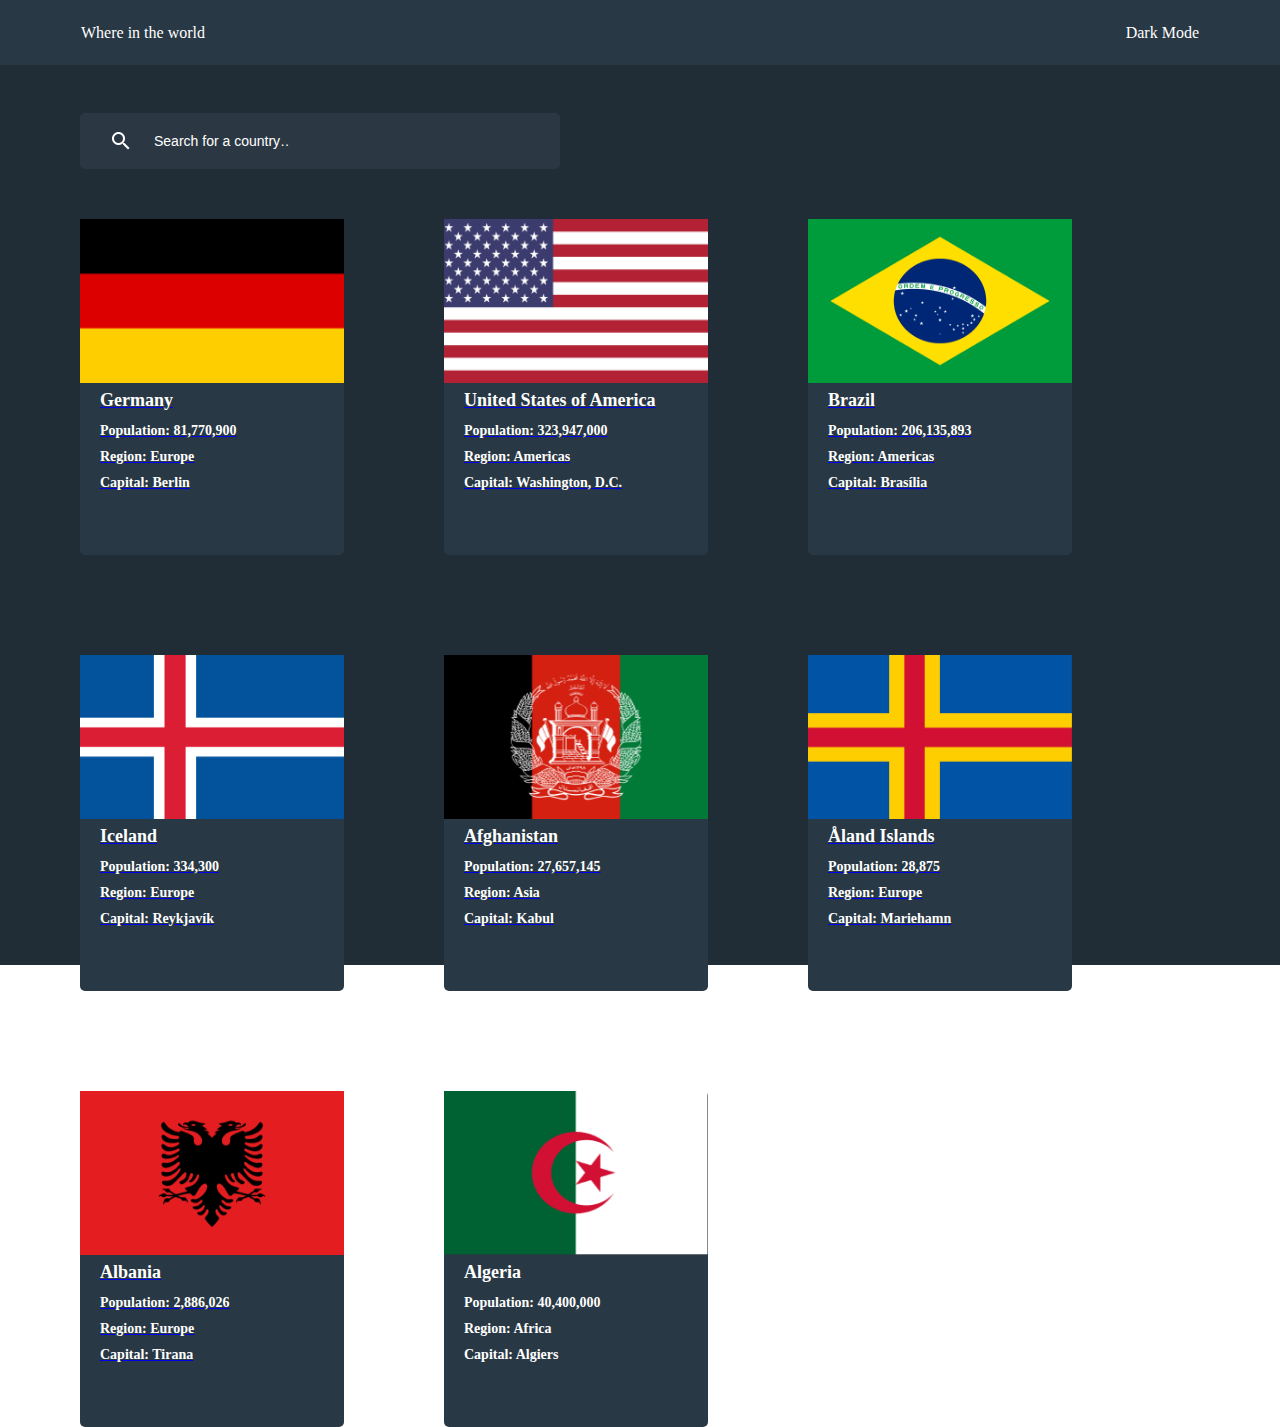
<file: index.html>
<!DOCTYPE html>
<html lang="en">
<head>
    <meta charset="UTF-8">
    <meta name="viewport" content="width=device-width, initial-scale=1.0">
    <title>Document</title>
    <link rel="stylesheet" href="style.css">
</head>
<body>
    <header class="website_header">
        <p>Where in the world</p>
        <p>Dark Mode</p>
    </header>
    <main class="website_main">
         <section>
            <div class="section_input">
                <img src="./images/search.png" alt="">
                <input type="text" placeholder="Search for a country…">
            </div>
         </section>
         <div class="section_cards">
            <a href="./Germany/germany.html">
            <div class="card_Germany">
                <img src="./images/1280px-Flag_of_Germany.svg (11).png" alt="">
                <h2>Germany</h2>
                <p>Population: 81,770,900</p>
                <p>Region: Europe</p>
                <p>Capital: Berlin</p>
            </div>
        </a>
        <a href="./America/america.html">
            <div class="card_America">
                <img src="./images/1280px-Flag_of_Germany.svg (10).png" alt="">
                <h2>United States of America</h2>
                <p>Population: 323,947,000</p>
                <p>Region: Americas</p>
                <p>Capital: Washington, D.C.</p>
            
            </div></a>
            <a href="./Brazil/brazil.html">
            <div class="card_Brazil">
                <img src="./images/1280px-Flag_of_Germany.svg (9).png" alt="">
                <h2>Brazil</h2>
                <p>Population: 206,135,893</p>
                <p>Region: Americas</p>
                <p>Capital: Brasília</p>
            
            </div>
        </a>
        <a href="./Iceland/iceland.html">
            <div class="card_Iceland">
                <img src="./images/1280px-Flag_of_Germany.svg (8).png" alt="">
                <h2>Iceland</h2>
                <p>Population: 334,300</p>
                <p>Region: Europe</p>
                <p>Capital: Reykjavík</p>
            </div>
             </a>
             <a href="./Afganiston/afganiston.html">
            <div class="card_Afganiston">
                <img src="./images/1280px-Flag_of_Germany.svg (12).png" alt="">
                <h2>Afghanistan</h2>
                <p>Population: 27,657,145</p>
                <p>Region: Asia</p>
                <p>Capital: Kabul</p>
            </div>
        </a>
        <a href="./Aland island/Aland.html">
            <div class="card_Aland">
                <img src="./images/1280px-Flag_of_Germany.svg (13).png" alt="">
                <h2>Åland Islands</h2>
                <p>Population: 28,875</p>
                <p>Region: Europe</p>
                <p>Capital: Mariehamn</p>
            </div>
        </a>
        <a href="./Albania/albania.html">
            <div class="card_Albania">
                <img src="./images/1280px-Flag_of_Germany.svg (14).png" alt="">
                <h2>Albania</h2>
                <p>Population: 2,886,026</p>
                <p>Region: Europe</p>
                <p>Capital: Tirana</p>
            </div>
        </a>
            <div class="card_ALgaria">
                <img src="./images/1280px-Flag_of_Germany.svg (15).png" alt="">
                <h2>Algeria</h2>
                <p>Population: 40,400,000</p>
                <p>Region: Africa</p>
                <p>Capital: Algiers</p>
            </div>
            </div>
    </main>
   
</body>
</html>
</file>
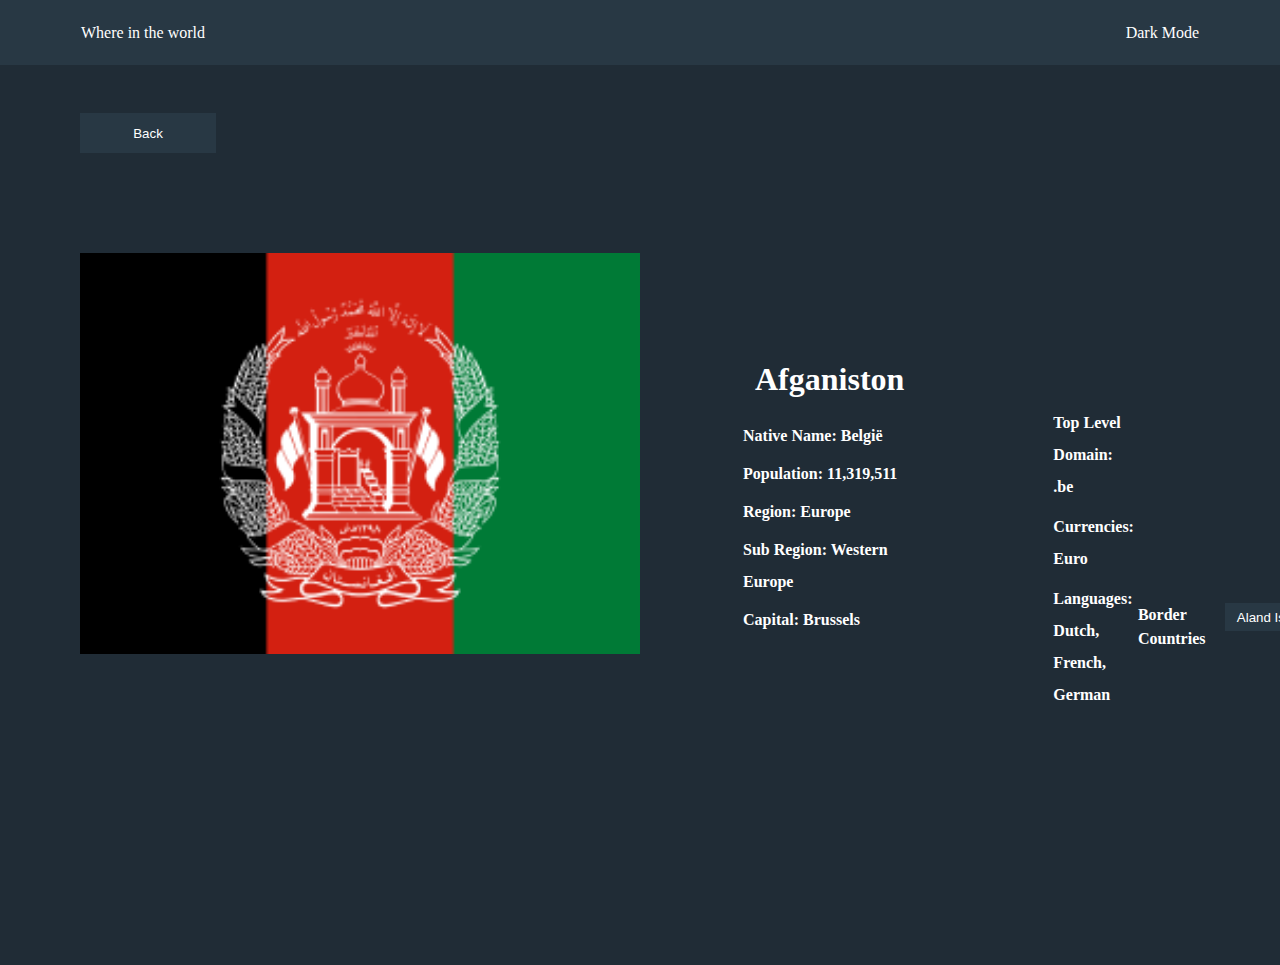
<file: Afganiston/afganiston.html>
<!DOCTYPE html>
<html lang="en">
<head>
    <meta charset="UTF-8">
    <meta name="viewport" content="width=device-width, initial-scale=1.0">
    <title>Document</title>
    <link rel="stylesheet" href="afganiston.css">
</head>
<body>
    <header class="header_afganiston">
        <p>Where in the world</p>
        <p>Dark Mode</p>
    </header>
    <main>
        <div class="main_afganiston">
            <a href="../index.html">
            <button>Back</button></a>
            <div class="main_section">
                <img src="../images/1280px-Flag_of_Germany.svg (12).png" alt="">
                <div class="title">
                    <h1>Afganiston</h1>
                    <p>Native Name: België</p>
                    <p>Population: 11,319,511</p>
                    <p> Region: Europe</p>
                    <p>Sub Region: Western Europe</p>
                    <p>Capital: Brussels</p>     
                </div>
                <div class="small_title">
                    <p>Top Level Domain: .be</p>
                    <p>Currencies: Euro</p>
                    <p> Languages: Dutch, French, German</p>
                </div>
                <div class="small_title2">
                    <p>Border Countries</p>
                    <a href="../Aland island/Aland.html">
                    <button>Aland Island</button></a>
                    <a href="../Albania/albania.html">
                    <button>Albania</button></a>
                    <a href="">
                        <button>Algeria</button>
                    </a>
                </div>
            </div>
        </div>
    </main>
</body>
</html>
</file>
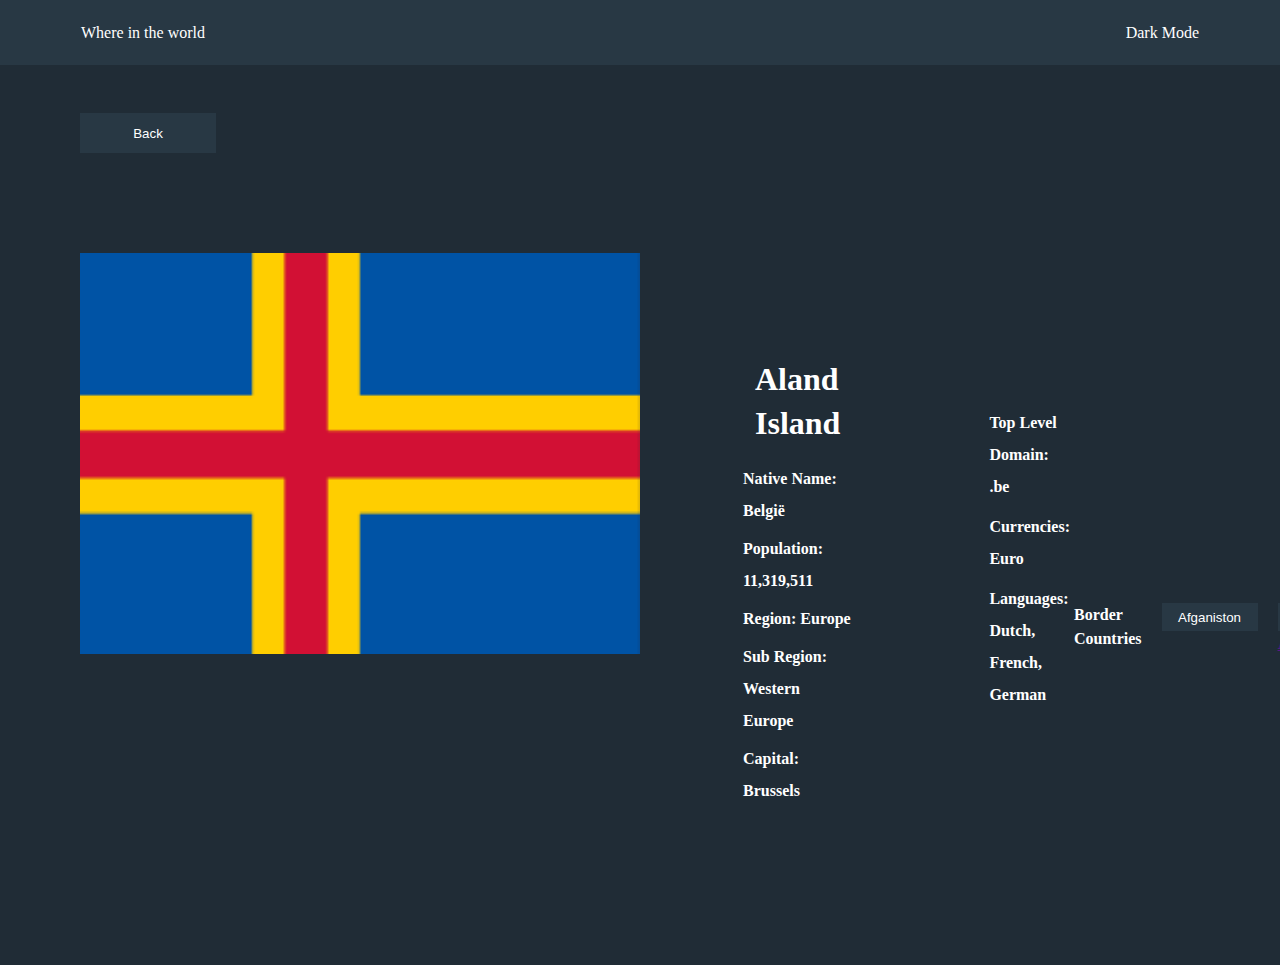
<file: Aland island/Aland.html>
<!DOCTYPE html>
<html lang="en">
<head>
    <meta charset="UTF-8">
    <meta name="viewport" content="width=device-width, initial-scale=1.0">
    <title>Document</title>
    <link rel="stylesheet" href="Aland.css">
</head>
<body>
    <header class="header_aland">
        <p>Where in the world</p>
        <p>Dark Mode</p>
    </header>
    <main>
       <div class="main_aland">
        <a href="../index.html">
            <button>Back</button></a>
            <div class="main_section">
                <img src="../images/1280px-Flag_of_Germany.svg (13).png" alt="">
                <div class="title">
                    <h1>Aland Island</h1>
                    <p>Native Name: België</p>
                    <p>Population: 11,319,511</p>
                    <p> Region: Europe</p>
                    <p>Sub Region: Western Europe</p>
                    <p>Capital: Brussels</p>     
                </div>
                <div class="small_title">
                    <p>Top Level Domain: .be</p>
                    <p>Currencies: Euro</p>
                    <p> Languages: Dutch, French, German</p>
                </div>
                <div class="small_title2">
                    <p>Border Countries</p>
                    <a href="../Afganiston/afganiston.html">
                    <button>Afganiston</button></a>
                    <a href="">
                    <button></button>Albania</a>
                    <a href="">
                        <button>Algeria</button>
                    </a>
                </div>
            </div>
        </div>
       </div>
    </main>
</body>
</html>
</file>
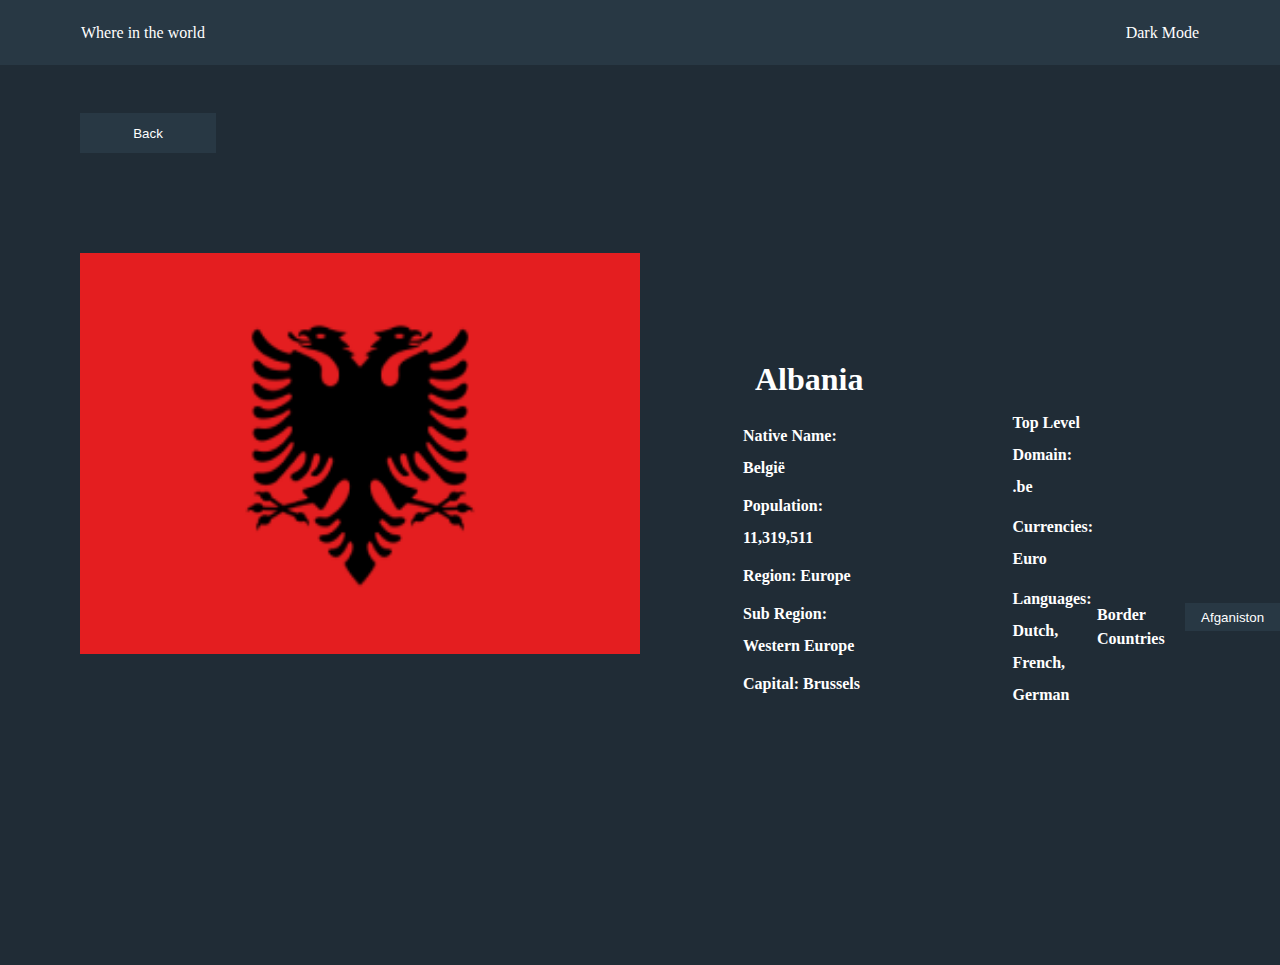
<file: Albania/albania.html>
<!DOCTYPE html>
<html lang="en">
<head>
    <meta charset="UTF-8">
    <meta name="viewport" content="width=device-width, initial-scale=1.0">
    <title>Document</title>
    <link rel="stylesheet" href="albania.css">
</head>
<body>
    <header class="header_albania">
        <p>Where in the world</p>
        <p>Dark Mode</p>
    </header>
    <main>
       <div class="main_albania">
        <a href="../index.html">
            <button>Back</button></a>
            <div class="main_section">
                <img src="../images/1280px-Flag_of_Germany.svg (14).png" alt="">
                <div class="title">
                    <h1>Albania</h1>
                    <p>Native Name: België</p>
                    <p>Population: 11,319,511</p>
                    <p> Region: Europe</p>
                    <p>Sub Region: Western Europe</p>
                    <p>Capital: Brussels</p>     
                </div>
                <div class="small_title">
                    <p>Top Level Domain: .be</p>
                    <p>Currencies: Euro</p>
                    <p> Languages: Dutch, French, German</p>
                </div>
                <div class="small_title2">
                    <p>Border Countries</p>
                    <a href="../Afganiston/afganiston.html">
                    <button>Afganiston</button></a>
                    <a href="../Aland island/Aland.html">
                    <button>Aland island</button></a>
                    <a href="">
                        <button>Algeria</button>
                    </a>
                </div>
            </div>
        </div>
       </div>
    </main>
</body>
</html>
</file>
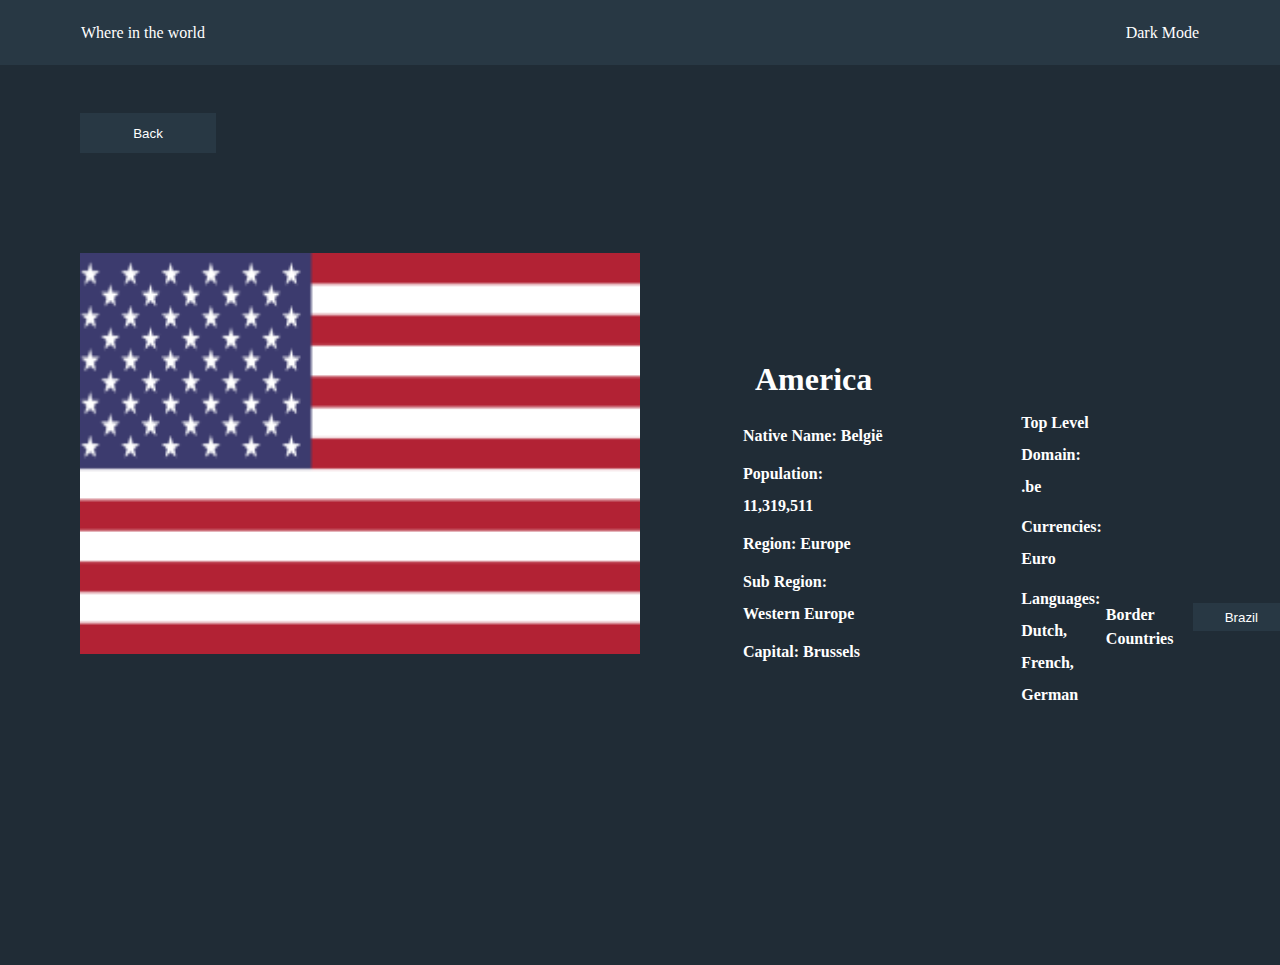
<file: America/america.html>
<!DOCTYPE html>
<html lang="en">
<head>
    <meta charset="UTF-8">
    <meta name="viewport" content="width=device-width, initial-scale=1.0">
    <title>Document</title>
    <link rel="stylesheet" href="america.css">
</head>
<body>
    <header class="header_america">
        <p>Where in the world</p>
        <p>Dark Mode</p>
    </header>
    <main>
       <div class="main_america">
        <a href="../index.html">
            <button>Back</button></a>
            <div class="main_section">
                <img src="../images/1280px-Flag_of_Germany.svg (10).png" alt="">
                <div class="title">
                    <h1>America</h1>
                    <p>Native Name: België</p>
                    <p>Population: 11,319,511</p>
                    <p> Region: Europe</p>
                    <p>Sub Region: Western Europe</p>
                    <p>Capital: Brussels</p>     
                </div>
                <div class="small_title">
                    <p>Top Level Domain: .be</p>
                    <p>Currencies: Euro</p>
                    <p> Languages: Dutch, French, German</p>
                </div>
                <div class="small_title2">
                    <p>Border Countries</p>
                    <a href="../Brazil/brazil.html">
                    <button>Brazil</button></a>
                    <a href="../Iceland/iceland.html">
                    <button>Iceland</button></a>
                    <a href="../Germany/germany.html">
                        <button>Germany</button>
                    </a>
                </div>
            </div>
        </div>
       </div>
    </main>
</body>
</html>
</file>
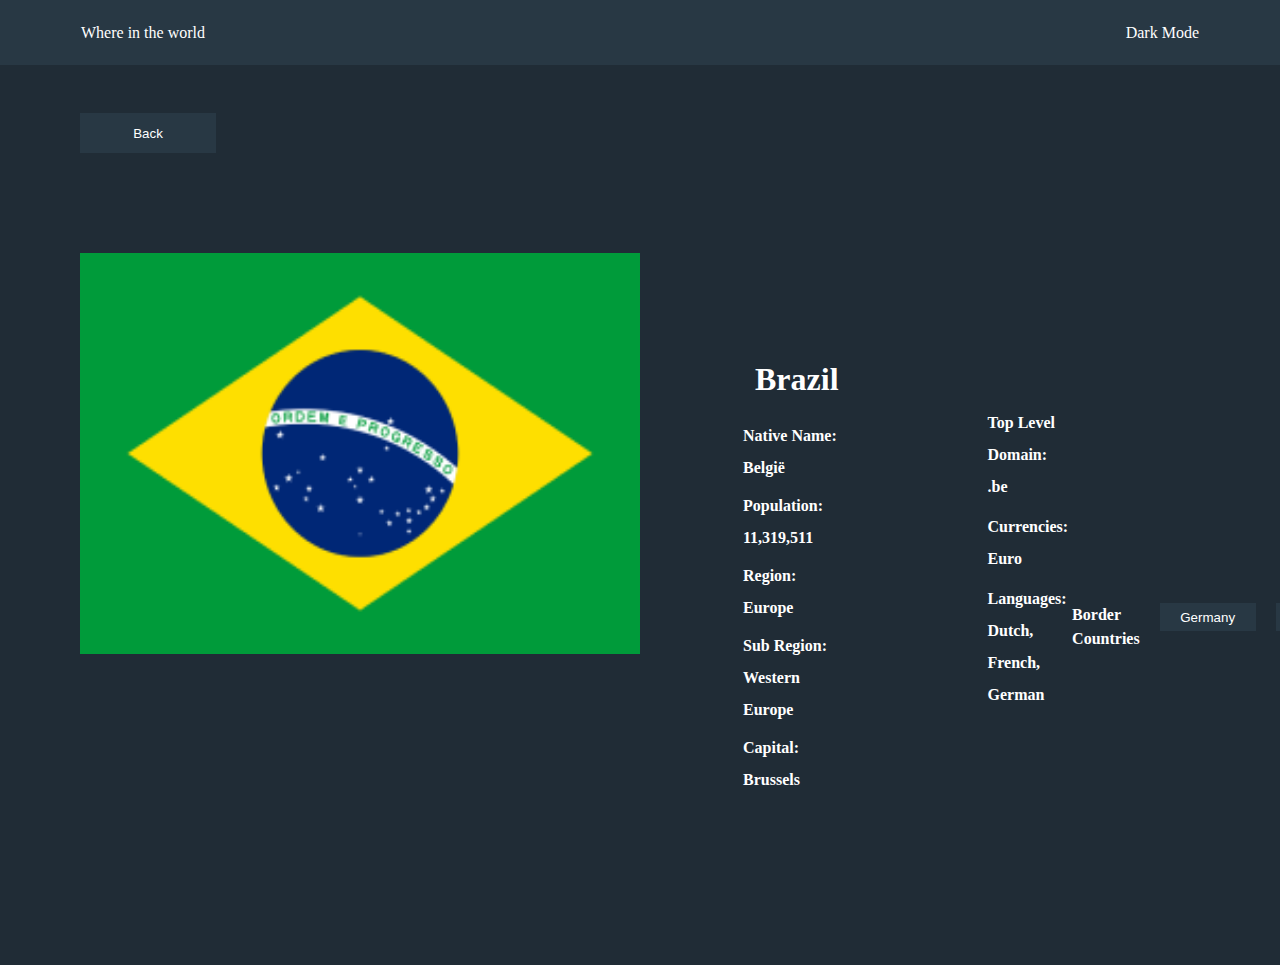
<file: Brazil/brazil.html>
<!DOCTYPE html>
<html lang="en">
<head>
    <meta charset="UTF-8">
    <meta name="viewport" content="width=device-width, initial-scale=1.0">
    <title>Document</title>
    <link rel="stylesheet" href="brazil.css">
</head>
<body>
    <header class="header_brazil">
        <p>Where in the world</p>
        <p>Dark Mode</p>
    </header>
    <main>
        <div class="main_brazil">
            <a href="../index.html">
            <button>Back</button></a>
            <div class="main_section">
                <img src="../images/1280px-Flag_of_Germany.svg (9).png" alt="">
                <div class="title">
                    <h1>Brazil</h1>
                    <p>Native Name: België</p>
                    <p>Population: 11,319,511</p>
                    <p> Region: Europe</p>
                    <p>Sub Region: Western Europe</p>
                    <p>Capital: Brussels</p>     
                </div>
                <div class="small_title">
                    <p>Top Level Domain: .be</p>
                    <p>Currencies: Euro</p>
                    <p> Languages: Dutch, French, German</p>
                </div>
                <div class="small_title2">
                    <p>Border Countries</p>
                    <a href="../Germany/germany.html">
                    <button>Germany</button></a>
                    <a href="../Iceland/iceland.html">
                    <button>Iceland</button></a>
                    <a href="../America/america.html">
                        <button>America</button>
                    </a>
                </div>
            </div>
        </div>
    </main>
</body>
</html>
</file>
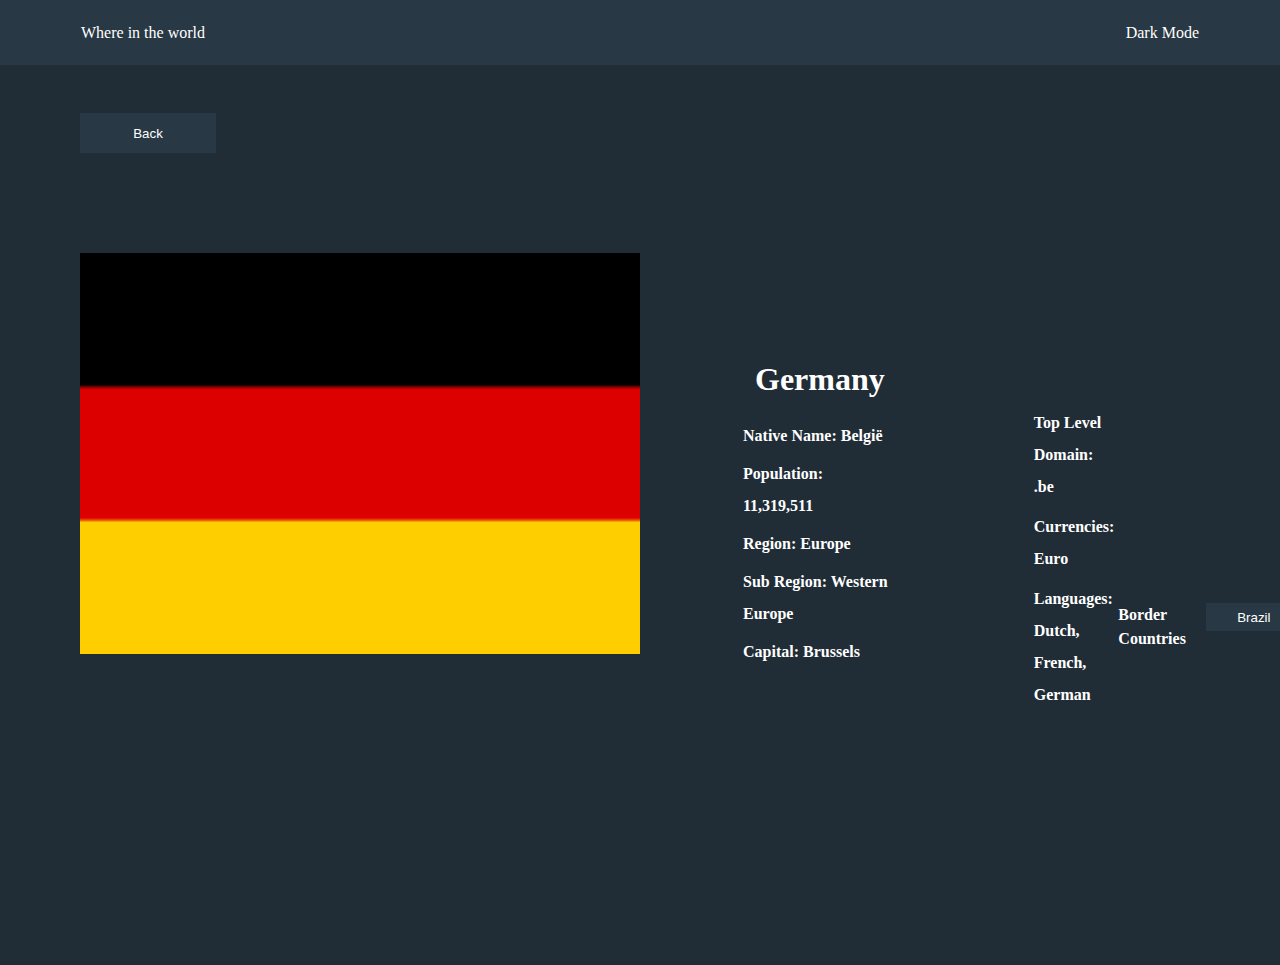
<file: Germany/germany.html>
<!DOCTYPE html>
<html lang="en">
<head>
    <meta charset="UTF-8">
    <meta name="viewport" content="width=device-width, initial-scale=1.0">
    <title>Document</title>
    <link rel="stylesheet" href="germany.css">
</head>
<body>
    <header class="header_germany">
        <p>Where in the world</p>
        <p>Dark Mode</p>
    </header>
    <main>
        <div class="main_germany">
            <a href="../index.html">
            <button>Back</button></a>
            <div class="main_section">
                <img src="../images/1280px-Flag_of_Germany.svg (11).png" alt="">
                <div class="title">
                    <h1>Germany</h1>
                    <p>Native Name: België</p>
                    <p>Population: 11,319,511</p>
                    <p> Region: Europe</p>
                    <p>Sub Region: Western Europe</p>
                    <p>Capital: Brussels</p>     
                </div>
                <div class="small_title">
                    <p>Top Level Domain: .be</p>
                    <p>Currencies: Euro</p>
                    <p> Languages: Dutch, French, German</p>
                </div>
                <div class="small_title2">
                    <p>Border Countries</p>
                    <a href="../Brazil/brazil.html">
                    <button>Brazil</button></a>
                    <a href="../Iceland/iceland.html">
                    <button>Iceland</button></a>
                    <a href="../America/america.html">
                        <button>America</button>
                    </a>
                </div>
            </div>
        </div>
    </main>
</body>
</html>
</file>
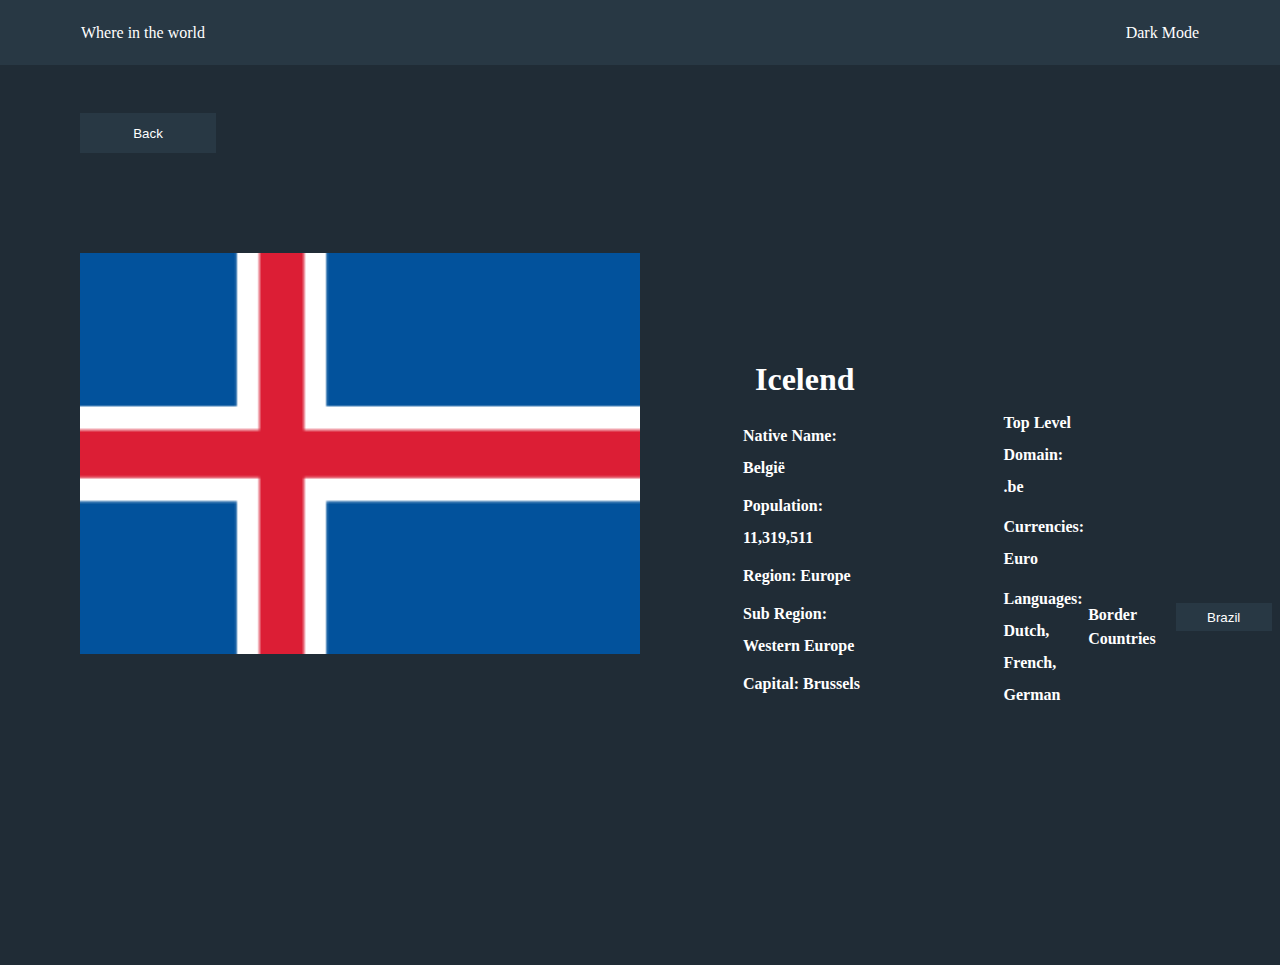
<file: Iceland/iceland.html>
<!DOCTYPE html>
<html lang="en">
<head>
    <meta charset="UTF-8">
    <meta name="viewport" content="width=device-width, initial-scale=1.0">
    <title>Document</title>
    <link rel="stylesheet" href="iceland.css">
</head>
<body>
    <header class="header_icelend">
        <p>Where in the world</p>
        <p>Dark Mode</p>
    </header>
    <main>
        <div class="main_icelend">
            <a href="../index.html">
            <button>Back</button></a>
            <div class="main_section">
                <img src="../images/1280px-Flag_of_Germany.svg (8).png" alt="">
                <div class="title">
                    <h1>Icelend</h1>
                    <p>Native Name: België</p>
                    <p>Population: 11,319,511</p>
                    <p> Region: Europe</p>
                    <p>Sub Region: Western Europe</p>
                    <p>Capital: Brussels</p>     
                </div>
                <div class="small_title">
                    <p>Top Level Domain: .be</p>
                    <p>Currencies: Euro</p>
                    <p> Languages: Dutch, French, German</p>
                </div>
                <div class="small_title2">
                    <p>Border Countries</p>
                    <a href="../Brazil/brazil.html">
                    <button>Brazil</button></a>
                    <a href="../Germany/germany.html">
                    <button>Germany</button></a>
                    <a href="../America/america.html">
                        <button>America</button>
                    </a>
                </div>
            </div>
        </div>
    </main>
</body>
</html>
</file>
<file: style.css>
*{
    margin: 0;
    padding: 0;
    box-sizing: border-box;
}
.website_header{
    display: flex;
    justify-content: space-between;
    padding: 23.5px 81px;
    background-color: #283844;
    color: white;
}
.website_main{
    background-color: #202c36;
    height:100vh ;
    padding: 48px 80px;
}
.section_input{
    display: flex;
    width: 480px;
    height: 56px;
    background-color: #2B3844;
    align-items: center;
    gap: 24px;
    border-radius: 5px;

}
.section_input>img{
    width: 18px;
    height: 18px;
    margin-left: 32px;
}
.section_input>input{
    width: 136px;
    height: 20px;
    background-color: transparent;
    border: none;
    outline: none;
    color: white;
    font-size: 14px;
}
.section_input>input::placeholder{
    color: white;
}
.section_cards{
    display: flex;
    flex-direction: row;
    flex-wrap: wrap;
    gap: 100px;
    row-gap: 50px;
}
.card_Germany{
    width: 264px;
    height: 336px;
    border: 1px solid none;
    background-color: #283844;
    margin-top: 50px;
    border-radius: 5px;
}
.card_Germany>img{
    width: 100%;
   height: 164px;
   
}
.card_Germany>h2{
    font-family: Nunito Sans;
    font-size: 18px;
    font-weight: 800;
    line-height: 26px;
    text-align: left;
    color: #FFFFFF;
    margin-left: 20px;
}
.card_Germany>p{
    font-family: Nunito Sans;
font-size: 14px;
font-weight: 600;
line-height: 16px;
text-align: left;
color: #FFFFFF;
margin-left: 20px;
padding-top: 10px;
}
.card_America{
    width: 264px;
    height: 336px;
    border: 1px solid none;
    background-color: #283844;
    margin-top: 50px;
    border-radius: 5px;
}
.card_America>img{
    width: 100%;
    height: 164px;
}
.card_America>h2{
    font-family: Nunito Sans;
    font-size: 18px;
    font-weight: 800;
    line-height: 26px;
    text-align: left;
    color: #FFFFFF;
    margin-left: 20px;
}
.card_America>p{
    font-family: Nunito Sans;
    font-size: 14px;
    font-weight: 600;
    line-height: 16px;
    text-align: left;
    color: #FFFFFF;
    margin-left: 20px;
    padding-top: 10px;
}
.card_Brazil{
    width: 264px;
    height: 336px;
    border: 1px solid none;
    background-color: #283844;
    margin-top: 50px;
    border-radius: 5px;
}
.card_Brazil>img{
    width: 100%;
    height: 164px;
}
.card_Brazil>h2{
    font-family: Nunito Sans;
    font-size: 18px;
    font-weight: 800;
    line-height: 26px;
    text-align: left;
    color: #FFFFFF;
    margin-left: 20px;
}
.card_Brazil>p{
    font-family: Nunito Sans;
    font-size: 14px;
    font-weight: 600;
    line-height: 16px;
    text-align: left;
    color: #FFFFFF;
    margin-left: 20px;
    padding-top: 10px;
}
.card_Iceland{
    width: 264px;
    height: 336px;
    border: 1px solid none;
    background-color: #283844;
    margin-top: 50px;
    border-radius: 5px;
}
.card_Iceland>img{
    width: 100%;
    height: 164px;
}
.card_Iceland>h2{
    font-family: Nunito Sans;
    font-size: 18px;
    font-weight: 800;
    line-height: 26px;
    text-align: left;
    color: #FFFFFF;
    margin-left: 20px;
}
.card_Iceland>p{
    font-family: Nunito Sans;
    font-size: 14px;
    font-weight: 600;
    line-height: 16px;
    text-align: left;
    color: #FFFFFF;
    margin-left: 20px;
    padding-top: 10px;
}
.card_Afganiston{
    width: 264px;
    height: 336px;
    border: 1px solid none;
    background-color: #283844;
    margin-top: 50px;
    border-radius: 5px;
}
.card_Afganiston>img{
    width: 100%;
    height: 164px;
}
.card_Afganiston>h2{
    font-family: Nunito Sans;
    font-size: 18px;
    font-weight: 800;
    line-height: 26px;
    text-align: left;
    color: #FFFFFF;
    margin-left: 20px;
}
.card_Afganiston>p{
    font-family: Nunito Sans;
    font-size: 14px;
    font-weight: 600;
    line-height: 16px;
    text-align: left;
    color: #FFFFFF;
    margin-left: 20px;
    padding-top: 10px;
}
.card_Aland{
    width: 264px;
    height: 336px;
    border: 1px solid none;
    background-color: #283844;
    margin-top: 50px;
    border-radius: 5px;
}
.card_Aland>img{
    width: 100%;
    height: 164px;
}
.card_Aland>h2{
    font-family: Nunito Sans;
    font-size: 18px;
    font-weight: 800;
    line-height: 26px;
    text-align: left;
    color: #FFFFFF;
    margin-left: 20px;
}
.card_Aland>p{
    font-family: Nunito Sans;
    font-size: 14px;
    font-weight: 600;
    line-height: 16px;
    text-align: left;
    color: #FFFFFF;
    margin-left: 20px;
    padding-top: 10px;
}
.card_Albania{
    width: 264px;
    height: 336px;
    border: 1px solid none;
    background-color: #283844;
    margin-top: 50px;
    border-radius: 5px;
}
.card_Albania>img{
    width: 100%;
    height: 164px;
}
.card_Albania>h2{
    font-family: Nunito Sans;
    font-size: 18px;
    font-weight: 800;
    line-height: 26px;
    text-align: left;
    color: #FFFFFF;
    margin-left: 20px;
}
.card_Albania>p{
    font-family: Nunito Sans;
    font-size: 14px;
    font-weight: 600;
    line-height: 16px;
    text-align: left;
    color: #FFFFFF;
    margin-left: 20px;
    padding-top: 10px;
}
.card_ALgaria{
    width: 264px;
    height: 336px;
    border: 1px solid none;
    background-color: #283844;
    margin-top: 50px;
    border-radius: 5px;
}
.card_ALgaria>img{
    width: 100%;
    height: 164px;
}
.card_ALgaria>h2{
    font-family: Nunito Sans;
    font-size: 18px;
    font-weight: 800;
    line-height: 26px;
    text-align: left;
    color: #FFFFFF;
    margin-left: 20px;
}
.card_ALgaria>p{
    font-family: Nunito Sans;
    font-size: 14px;
    font-weight: 600;
    line-height: 16px;
    text-align: left;
    color: #FFFFFF;
    margin-left: 20px;
    padding-top: 10px;
}






@media (max-width:430px){
    body{
        width: 430px;
        height: 100vh;
    }
    .website_header{
        padding: 30px 16px;
    }
    .website_main{
        padding: 24px 16px;
    }
    .section_input{
        width: 100%;
    }
    
}
</file>
<file: Afganiston/afganiston.css>
*{
    margin: 0;
    padding: 0;
    box-sizing: border-box;
}
.header_afganiston{
    display: flex;
    justify-content: space-between;
    padding: 23.5px 81px;
    background-color: #283844;
    color: white;
}
.main_afganiston{
    background-color: #202c36;
    height:100vh ;
    padding: 48px 80px;
}
.main_afganiston>a>button{
    width: 136px;
    height: 40px;
    background-color: #283844;
    color: white;
    border: none;
}
.main_section{
    display: flex;
    flex-direction: row;
}
.main_section>img{
    width: 560px;
    height: 401px;
    margin-top: 100px;
}
.title{
    margin-top:190px ;
    margin-left: 100px;
    
}
.title>h1{
    padding: 15px;
    font-family: Nunito Sans;
font-size: 32px;
font-weight: 800;
line-height: 43.65px;
text-align: left;
color: #FFFFFF;
}
.title>p{
    display: flex;
    flex-direction: column;
    padding: 3px;
    font-family: Nunito Sans;
font-size: 16px;
font-weight: 600;
line-height: 32px;
text-align: left;
color: #FFFFFF;
}
.small_title{
    margin-top:250px ;
    margin-left: 130px;
}
.small_title>p{
    padding: 4px;
    font-family: Nunito Sans;
font-size: 16px;
font-weight: 600;
line-height: 32px;
text-align: left;
color: #FFFFFF;
}
.small_title2{
    display: flex;
    flex-direction: row;
    gap: 20px;
    margin-top: 450px;
}
.small_title2>p{
    font-family: Nunito Sans;
font-size: 16px;
font-weight: 600;
line-height: 24px;
text-align: left;
color: #FFFFFF;
}
.small_title2>a>button{
    width: 96px;
    height: 28px;
    background-color: #283844;
    color: #FFFFFF;
    border: none;
}
</file>
<file: Aland island/Aland.css>
*{
    margin: 0;
    padding: 0;
    box-sizing: border-box;
}
.header_aland{
    display: flex;
    justify-content: space-between;
    padding: 23.5px 81px;
    background-color: #283844;
    color: white;
}
.main_aland{
    background-color: #202c36;
    height:100vh ;
    padding: 48px 80px;
}
.main_aland>a>button{
    width: 136px;
    height: 40px;
    background-color: #283844;
    color: white;
    border: none;
}
.main_section{
    display: flex;
    flex-direction: row;
}
.main_section>img{
    width: 560px;
    height: 401px;
    margin-top: 100px;
}
.title{
    margin-top:190px ;
    margin-left: 100px;
    
}
.title>h1{
    padding: 15px;
    font-family: Nunito Sans;
font-size: 32px;
font-weight: 800;
line-height: 43.65px;
text-align: left;
color: #FFFFFF;
}
.title>p{
    display: flex;
    flex-direction: column;
    padding: 3px;
    font-family: Nunito Sans;
font-size: 16px;
font-weight: 600;
line-height: 32px;
text-align: left;
color: #FFFFFF;
}
.small_title{
    margin-top:250px ;
    margin-left: 130px;
}
.small_title>p{
    padding: 4px;
    font-family: Nunito Sans;
font-size: 16px;
font-weight: 600;
line-height: 32px;
text-align: left;
color: #FFFFFF;
}
.small_title2{
    display: flex;
    flex-direction: row;
    gap: 20px;
    margin-top: 450px;
}
.small_title2>p{
    font-family: Nunito Sans;
font-size: 16px;
font-weight: 600;
line-height: 24px;
text-align: left;
color: #FFFFFF;
}
.small_title2>a>button{
    width: 96px;
    height: 28px;
    background-color: #283844;
    color: #FFFFFF;
    border: none;
}
</file>
<file: Albania/albania.css>
*{
    margin: 0;
    padding: 0;
    box-sizing: border-box;
}
.header_albania{
    display: flex;
    justify-content: space-between;
    padding: 23.5px 81px;
    background-color: #283844;
    color: white;
}
.main_albania{
    background-color: #202c36;
    height:100vh ;
    padding: 48px 80px;
}
.main_albania>a>button{
    width: 136px;
    height: 40px;
    background-color: #283844;
    color: white;
    border: none;
}
.main_section{
    display: flex;
    flex-direction: row;
}
.main_section>img{
    width: 560px;
    height: 401px;
    margin-top: 100px;
}
.title{
    margin-top:190px ;
    margin-left: 100px;
    
}
.title>h1{
    padding: 15px;
    font-family: Nunito Sans;
font-size: 32px;
font-weight: 800;
line-height: 43.65px;
text-align: left;
color: #FFFFFF;
}
.title>p{
    display: flex;
    flex-direction: column;
    padding: 3px;
    font-family: Nunito Sans;
font-size: 16px;
font-weight: 600;
line-height: 32px;
text-align: left;
color: #FFFFFF;
}
.small_title{
    margin-top:250px ;
    margin-left: 130px;
}
.small_title>p{
    padding: 4px;
    font-family: Nunito Sans;
font-size: 16px;
font-weight: 600;
line-height: 32px;
text-align: left;
color: #FFFFFF;
}
.small_title2{
    display: flex;
    flex-direction: row;
    gap: 20px;
    margin-top: 450px;
}
.small_title2>p{
    font-family: Nunito Sans;
font-size: 16px;
font-weight: 600;
line-height: 24px;
text-align: left;
color: #FFFFFF;
}
.small_title2>a>button{
    width: 96px;
    height: 28px;
    background-color: #283844;
    color: #FFFFFF;
    border: none;
}
</file>
<file: America/america.css>
*{
    margin: 0;
    padding: 0;
    box-sizing: border-box;
}
.header_america{
    display: flex;
    justify-content: space-between;
    padding: 23.5px 81px;
    background-color: #283844;
    color: white;
}
.main_america{
    background-color: #202c36;
    height:100vh ;
    padding: 48px 80px;
}
.main_america>a>button{
    width: 136px;
    height: 40px;
    background-color: #283844;
    color: white;
    border: none;
}
.main_section{
    display: flex;
    flex-direction: row;
}
.main_section>img{
    width: 560px;
    height: 401px;
    margin-top: 100px;
}
.title{
    margin-top:190px ;
    margin-left: 100px;
    
}
.title>h1{
    padding: 15px;
    font-family: Nunito Sans;
font-size: 32px;
font-weight: 800;
line-height: 43.65px;
text-align: left;
color: #FFFFFF;
}
.title>p{
    display: flex;
    flex-direction: column;
    padding: 3px;
    font-family: Nunito Sans;
font-size: 16px;
font-weight: 600;
line-height: 32px;
text-align: left;
color: #FFFFFF;
}
.small_title{
    margin-top:250px ;
    margin-left: 130px;
}
.small_title>p{
    padding: 4px;
    font-family: Nunito Sans;
font-size: 16px;
font-weight: 600;
line-height: 32px;
text-align: left;
color: #FFFFFF;
}
.small_title2{
    display: flex;
    flex-direction: row;
    gap: 20px;
    margin-top: 450px;
}
.small_title2>p{
    font-family: Nunito Sans;
font-size: 16px;
font-weight: 600;
line-height: 24px;
text-align: left;
color: #FFFFFF;
}
.small_title2>a>button{
    width: 96px;
    height: 28px;
    background-color: #283844;
    color: #FFFFFF;
    border: none;
}
</file>
<file: Brazil/brazil.css>
*{
    margin: 0;
    padding: 0;
    box-sizing: border-box;
}
.header_brazil{
    display: flex;
    justify-content: space-between;
    padding: 23.5px 81px;
    background-color: #283844;
    color: white;
}
.main_brazil{
    background-color: #202c36;
    height:100vh ;
    padding: 48px 80px;
}
.main_brazil>a>button{
    width: 136px;
    height: 40px;
    background-color: #283844;
    color: white;
    border: none;
}
.main_section{
    display: flex;
    flex-direction: row;
}
.main_section>img{
    width: 560px;
    height: 401px;
    margin-top: 100px;
}
.title{
    margin-top:190px ;
    margin-left: 100px;
    
}
.title>h1{
    padding: 15px;
    font-family: Nunito Sans;
font-size: 32px;
font-weight: 800;
line-height: 43.65px;
text-align: left;
color: #FFFFFF;
}
.title>p{
    display: flex;
    flex-direction: column;
    padding: 3px;
    font-family: Nunito Sans;
font-size: 16px;
font-weight: 600;
line-height: 32px;
text-align: left;
color: #FFFFFF;
}
.small_title{
    margin-top:250px ;
    margin-left: 130px;
}
.small_title>p{
    padding: 4px;
    font-family: Nunito Sans;
font-size: 16px;
font-weight: 600;
line-height: 32px;
text-align: left;
color: #FFFFFF;
}
.small_title2{
    display: flex;
    flex-direction: row;
    gap: 20px;
    margin-top: 450px;
}
.small_title2>p{
    font-family: Nunito Sans;
font-size: 16px;
font-weight: 600;
line-height: 24px;
text-align: left;
color: #FFFFFF;
}
.small_title2>a>button{
    width: 96px;
    height: 28px;
    background-color: #283844;
    color: #FFFFFF;
    border: none;
}
</file>
<file: Germany/germany.css>
*{
    margin: 0;
    padding: 0;
    box-sizing: border-box;
}
.header_germany{
    display: flex;
    justify-content: space-between;
    padding: 23.5px 81px;
    background-color: #283844;
    color: white;
}
.main_germany{
    background-color: #202c36;
    height:100vh ;
    padding: 48px 80px;
}
.main_germany>a>button{
    width: 136px;
    height: 40px;
    background-color: #283844;
    color: white;
    border: none;
}
.main_section{
    display: flex;
    flex-direction: row;
}
.main_section>img{
    width: 560px;
    height: 401px;
    margin-top: 100px;
}
.title{
    margin-top:190px ;
    margin-left: 100px;
    
}
.title>h1{
    padding: 15px;
    font-family: Nunito Sans;
font-size: 32px;
font-weight: 800;
line-height: 43.65px;
text-align: left;
color: #FFFFFF;
}
.title>p{
    display: flex;
    flex-direction: column;
    padding: 3px;
    font-family: Nunito Sans;
font-size: 16px;
font-weight: 600;
line-height: 32px;
text-align: left;
color: #FFFFFF;
}
.small_title{
    margin-top:250px ;
    margin-left: 130px;
}
.small_title>p{
    padding: 4px;
    font-family: Nunito Sans;
font-size: 16px;
font-weight: 600;
line-height: 32px;
text-align: left;
color: #FFFFFF;
}
.small_title2{
    display: flex;
    flex-direction: row;
    gap: 20px;
    margin-top: 450px;
}
.small_title2>p{
    font-family: Nunito Sans;
font-size: 16px;
font-weight: 600;
line-height: 24px;
text-align: left;
color: #FFFFFF;
}
.small_title2>a>button{
    width: 96px;
    height: 28px;
    background-color: #283844;
    color: #FFFFFF;
    border: none;
}
</file>
<file: Iceland/iceland.css>
*{
    margin: 0;
    padding: 0;
    box-sizing: border-box;
}
.header_icelend{
    display: flex;
    justify-content: space-between;
    padding: 23.5px 81px;
    background-color: #283844;
    color: white;
}
.main_icelend{
    background-color: #202c36;
    height:100vh ;
    padding: 48px 80px;
}
.main_icelend>a>button{
    width: 136px;
    height: 40px;
    background-color: #283844;
    color: white;
    border: none;
}
.main_section{
    display: flex;
    flex-direction: row;
}
.main_section>img{
    width: 560px;
    height: 401px;
    margin-top: 100px;
}
.title{
    margin-top:190px ;
    margin-left: 100px;
    
}
.title>h1{
    padding: 15px;
    font-family: Nunito Sans;
font-size: 32px;
font-weight: 800;
line-height: 43.65px;
text-align: left;
color: #FFFFFF;
}
.title>p{
    display: flex;
    flex-direction: column;
    padding: 3px;
    font-family: Nunito Sans;
font-size: 16px;
font-weight: 600;
line-height: 32px;
text-align: left;
color: #FFFFFF;
}
.small_title{
    margin-top:250px ;
    margin-left: 130px;
}
.small_title>p{
    padding: 4px;
    font-family: Nunito Sans;
font-size: 16px;
font-weight: 600;
line-height: 32px;
text-align: left;
color: #FFFFFF;
}
.small_title2{
    display: flex;
    flex-direction: row;
    gap: 20px;
    margin-top: 450px;
}
.small_title2>p{
    font-family: Nunito Sans;
font-size: 16px;
font-weight: 600;
line-height: 24px;
text-align: left;
color: #FFFFFF;
}
.small_title2>a>button{
    width: 96px;
    height: 28px;
    background-color: #283844;
    color: #FFFFFF;
    border: none;
}
</file>
